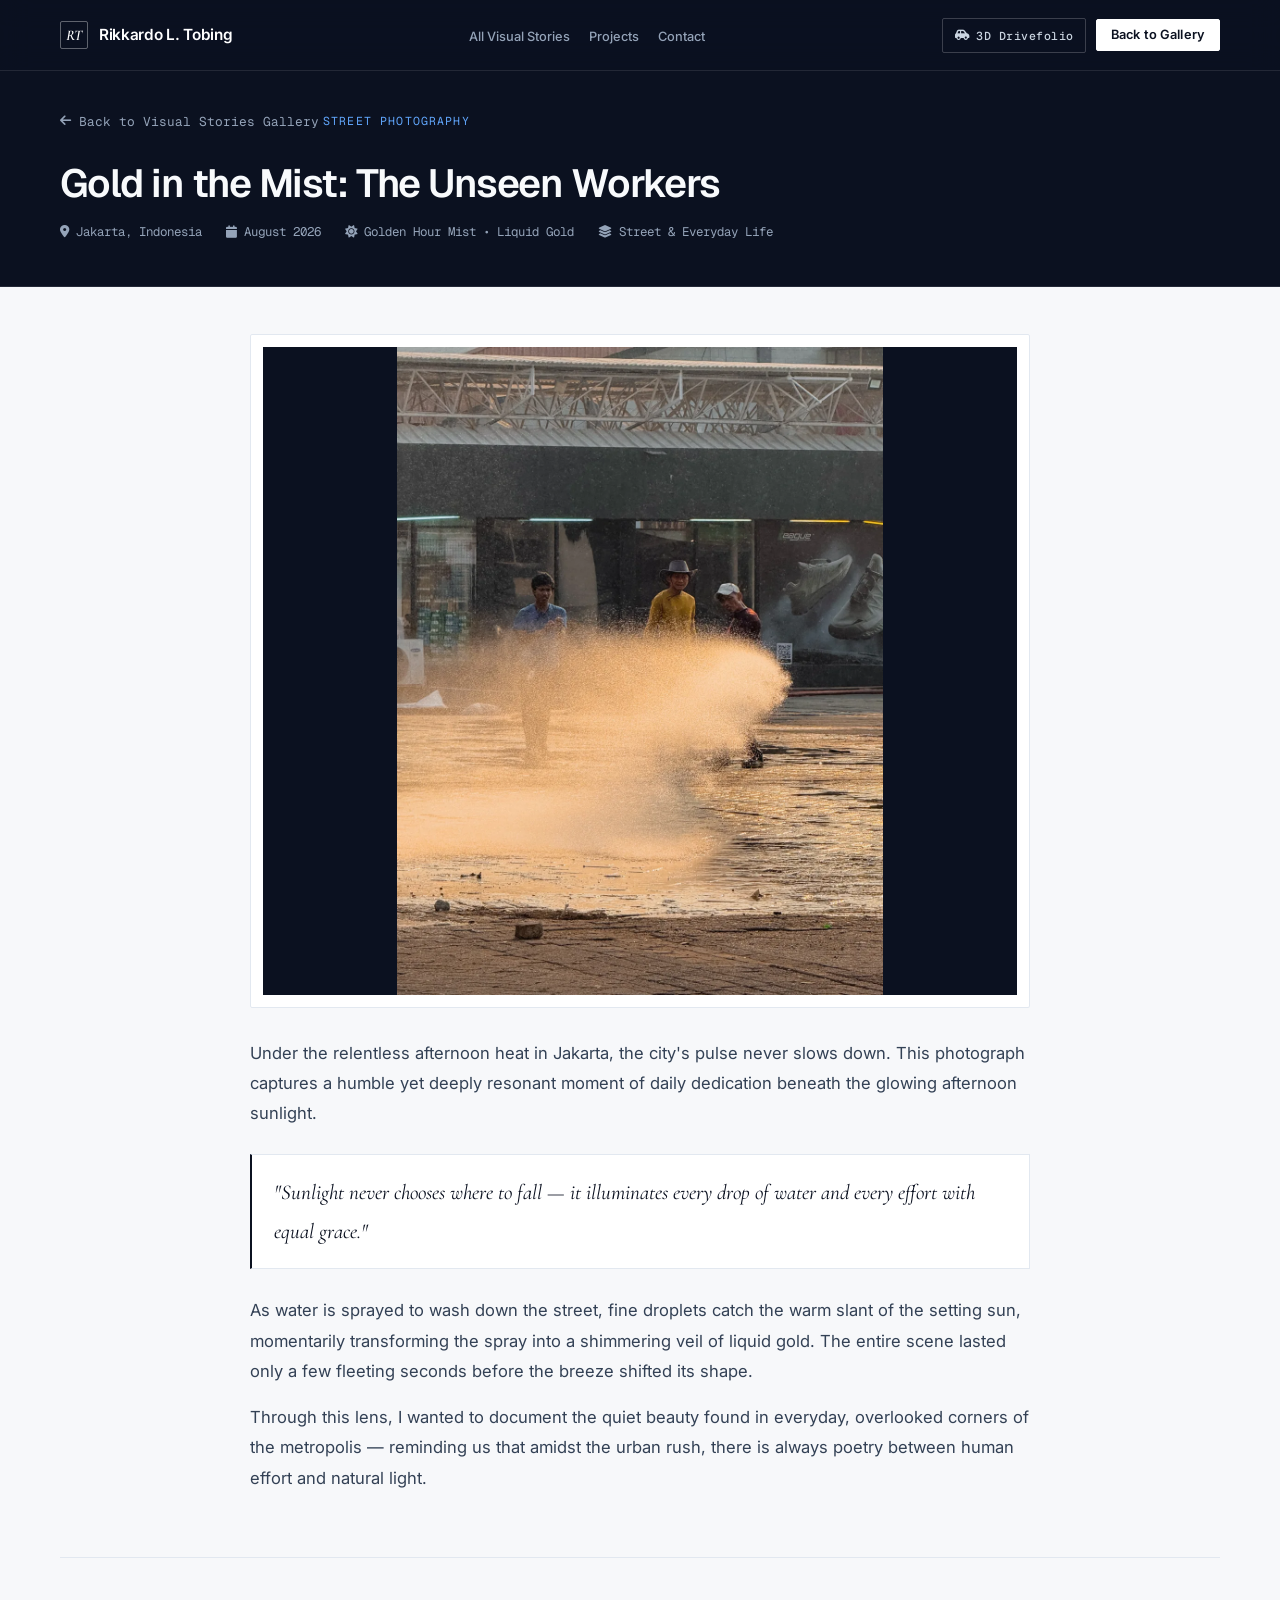
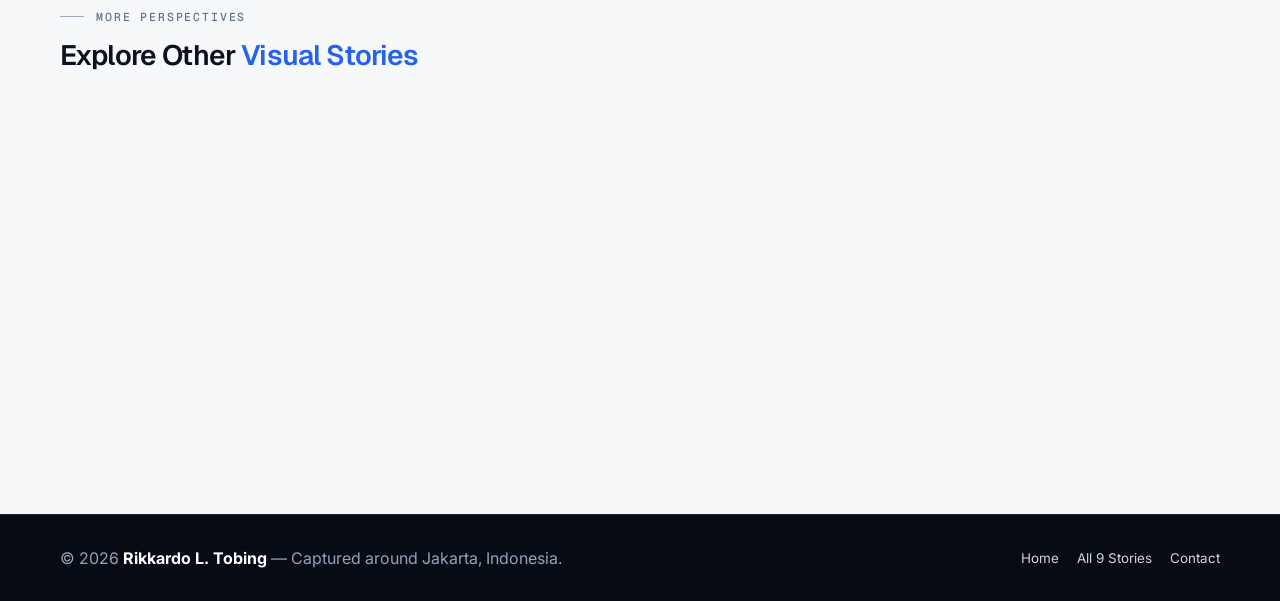
<file: article.html>
<!DOCTYPE html>
<html lang="en">

<head>
  <meta charset="UTF-8" />
  <meta name="viewport" content="width=device-width, initial-scale=1.0" />
  <title>Visual Story — Rikkardo L. Tobing</title>
  <meta name="description" content="Photography &amp; Visual Story by Rikkardo L. Tobing, Jakarta." />
  <link rel="canonical" href="https://www.rikkardotobing.my.id/article.html" />
  <meta property="og:type" content="article" />
  <meta property="og:title" content="Visual Story — Rikkardo L. Tobing" />
  <meta property="og:description" content="Urban stories and photography from Jakarta by Rikkardo L. Tobing." />

  <link rel="preconnect" href="https://fonts.googleapis.com" />
  <link rel="preconnect" href="https://fonts.gstatic.com" crossorigin />
  <link href="https://fonts.googleapis.com/css2?family=Cormorant+Garamond:ital,wght@0,400;0,500;0,600;1,400;1,600&family=Geist+Mono:wght@400;500;600;700&family=Geist:wght@500;600;700&family=Inter:wght@400;500;600;700&display=swap" rel="stylesheet" />
  <link rel="stylesheet" href="https://cdnjs.cloudflare.com/ajax/libs/font-awesome/6.5.0/css/all.min.css" />
  <link rel="stylesheet" href="css/style.css?v=18.0" />
</head>

<body>
  <a href="#main-content" class="skip-link">Skip to main content</a>
  <div id="scroll-progress" aria-hidden="true"></div>

  <nav class="site-nav scrolled" id="mainNav" aria-label="Primary Navigation">
    <div class="container nav-inner">
      <a class="nav-brand" href="index.html">
        <span class="nav-brand-mark" aria-hidden="true">RT</span>
        <span>Rikkardo L. Tobing</span>
      </a>
      <ul class="nav-links">
        <li><a href="index.html#stories">All Visual Stories</a></li>
        <li><a href="index.html#projects">Projects</a></li>
        <li><a href="index.html#contact">Contact</a></li>
      </ul>
      <div class="nav-actions">
        <a class="nav-drivefolio-pill" href="drivefolio.html"><i class="fa-solid fa-car-side" aria-hidden="true"></i> 3D Drivefolio</a>
        <a class="btn btn-primary btn-sm" href="index.html#stories">Back to Gallery</a>
      </div>
      <button class="nav-toggle" id="nav-toggle" type="button" aria-label="Toggle navigation" aria-expanded="false" aria-controls="mobile-drawer">
        <i class="fa-solid fa-bars" aria-hidden="true"></i>
      </button>
    </div>
    <div class="mobile-drawer" id="mobile-drawer">
      <ul>
        <li><a href="index.html#stories">All Visual Stories</a></li>
        <li><a href="index.html#projects">Projects</a></li>
        <li><a href="index.html#contact">Contact</a></li>
      </ul>
    </div>
  </nav>

  <main id="main-content">
    <header class="subpage-hero">
      <div class="container">
        <a href="index.html#stories" class="back-link"><i class="fa-solid fa-arrow-left" aria-hidden="true"></i> Back to Visual Stories Gallery</a>
        <span class="project-badge" id="art-tag">Street Photography</span>
        <h1 class="section-title" id="art-title" style="margin-top: 12px;">Gold in the Mist: The Unseen Workers</h1>
        <div class="case-hero-meta">
          <span><i class="fa-solid fa-location-dot" aria-hidden="true"></i> <span id="art-location">Jakarta, Indonesia</span></span>
          <span><i class="fa-solid fa-calendar" aria-hidden="true"></i> <span id="art-date">August 2026</span></span>
          <span><i class="fa-solid fa-sun" aria-hidden="true"></i> <span id="det-mood">Golden Hour Mist</span></span>
          <span><i class="fa-solid fa-layer-group" aria-hidden="true"></i> <span id="det-cat">Street &amp; Everyday Life</span></span>
        </div>
      </div>
    </header>

    <section class="section section-offwhite">
      <div class="container">
        <div class="article-frame">
          <img id="art-img" src="Photo/f732741c-ebf2-44c7-a695-bb22e67b1b09.jpeg" alt="Gold in the Mist: The Unseen Workers" />
        </div>

        <article class="article-prose" id="art-content"></article>

        <div style="margin-top: 64px; padding-top: 40px; border-top: 1px solid var(--border-light);">
          <div class="section-header" style="margin-bottom: 24px;">
            <span class="section-kicker">More Perspectives</span>
            <h2 class="section-title" style="font-size: 1.75rem;">Explore Other <span class="accent-blue">Visual Stories</span></h2>
          </div>
          <div class="stories-grid" id="related-stories-grid"></div>
        </div>
      </div>
    </section>
  </main>

  <footer class="site-footer">
    <div class="container footer-inner">
      <div>© 2026 <strong style="color: var(--pure-white);">Rikkardo L. Tobing</strong> — Captured around Jakarta, Indonesia.</div>
      <div class="footer-links">
        <a href="index.html">Home</a>
        <a href="index.html#stories">All 9 Stories</a>
        <a href="index.html#contact">Contact</a>
      </div>
    </div>
  </footer>

  <script src="js/data.js?v=18.0"></script>
  <script src="js/main.js?v=18.0"></script>
  <script>
    (function () {
      const stories = (window.PORTFOLIO_DATA && window.PORTFOLIO_DATA.stories) || [];
      if (!stories.length) return;

      const params = new URLSearchParams(window.location.search);
      const storyId = params.get('id') || 'gold-in-the-mist';
      const story = stories.find(s => s.id === storyId) || stories[0];

      document.title = story.title + ' — Rikkardo L. Tobing';
      const descMeta = document.querySelector('meta[name="description"]');
      if (descMeta) descMeta.setAttribute('content', story.excerpt);
      const canonical = document.querySelector('link[rel="canonical"]');
      if (canonical) canonical.setAttribute('href', 'https://www.rikkardotobing.my.id/article.html?id=' + encodeURIComponent(story.id));

      document.getElementById('art-title').textContent = story.title;
      document.getElementById('art-tag').textContent = story.tag;
      document.getElementById('art-location').textContent = story.location;
      document.getElementById('art-date').textContent = story.date;
      document.getElementById('det-mood').textContent = story.mood;
      document.getElementById('det-cat').textContent = story.cat;

      const img = document.getElementById('art-img');
      img.src = story.webp || story.img;
      img.alt = story.title;

      document.getElementById('art-content').innerHTML = story.content;

      const related = stories.filter(s => s.id !== story.id).slice(0, 3);
      document.getElementById('related-stories-grid').innerHTML = related.map(item => `
        <article class="story-card">
          <div class="story-media">
            <picture>
              <source srcset="${item.webp}" type="image/webp" />
              <img src="${item.img}" alt="${item.title}" loading="lazy" />
            </picture>
            <span class="story-badge">${item.tag}</span>
          </div>
          <div class="story-body">
            <div class="story-meta"><span>${item.location}</span><span>${item.date}</span></div>
            <h4>${item.title}</h4>
            <p>${item.excerpt}</p>
            <div class="story-actions">
              <a href="article.html?id=${item.id}" class="card-action-link">Read Visual Story <i class="fa-solid fa-arrow-right"></i></a>
            </div>
          </div>
        </article>
      `).join('');
    })();
  </script>
</body>

</html>
</file>
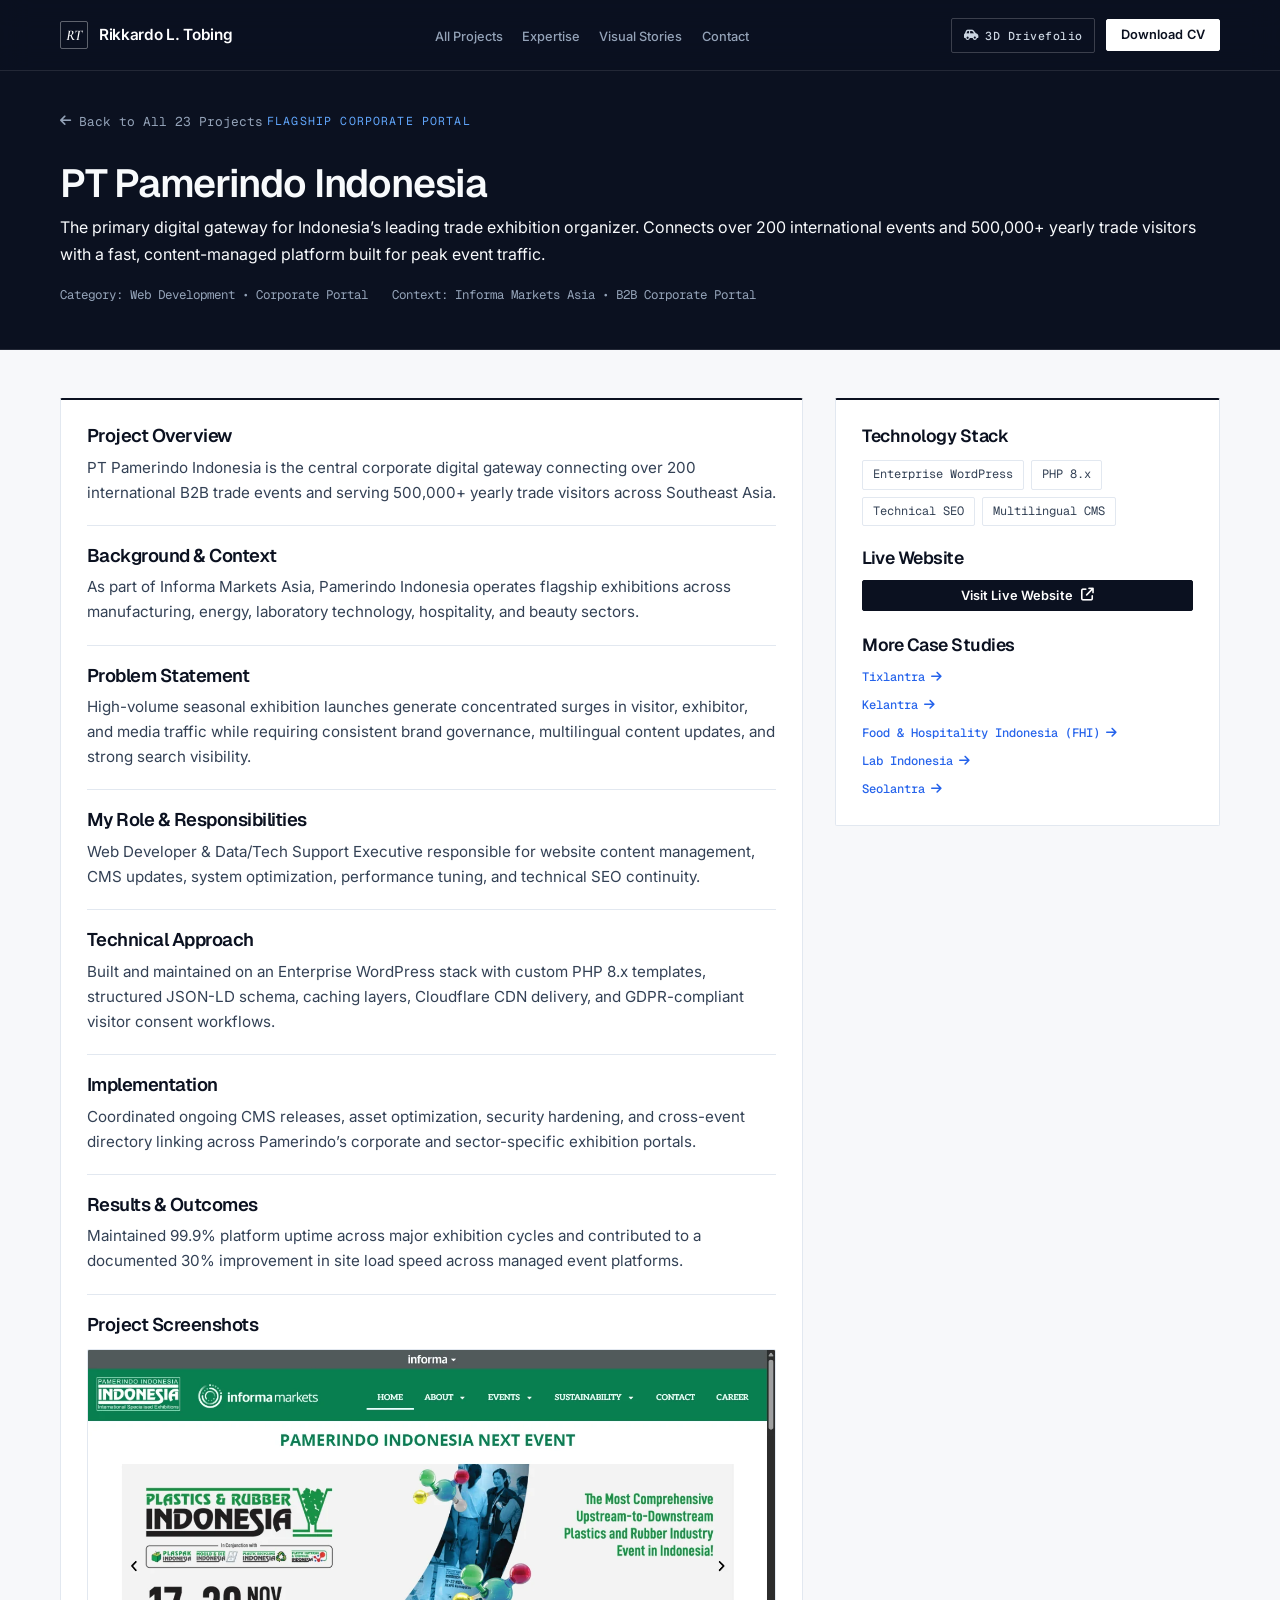
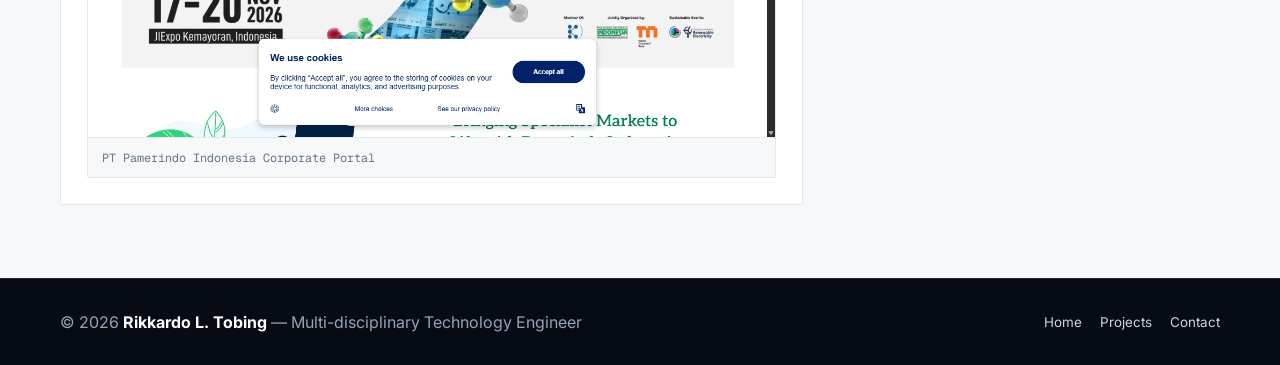
<file: project.html>
<!DOCTYPE html>
<html lang="en">

<head>
  <meta charset="UTF-8" />
  <meta name="viewport" content="width=device-width, initial-scale=1.0" />
  <title>Case Study — Rikkardo L. Tobing</title>
  <meta name="description" content="Detailed engineering case study by Rikkardo L. Tobing, Multi-disciplinary Technology Engineer." />
  <link rel="canonical" href="https://www.rikkardotobing.my.id/project.html" />
  <meta property="og:type" content="article" />
  <meta property="og:title" content="Engineering Case Study — Rikkardo L. Tobing" />
  <meta property="og:description" content="Technical case study from the portfolio of Rikkardo L. Tobing." />

  <link rel="preconnect" href="https://fonts.googleapis.com" />
  <link rel="preconnect" href="https://fonts.gstatic.com" crossorigin />
  <link href="https://fonts.googleapis.com/css2?family=Cormorant+Garamond:ital,wght@0,400;0,500;0,600;1,400;1,600&family=Geist+Mono:wght@400;500;600;700&family=Geist:wght@500;600;700&family=Inter:wght@400;500;600;700&display=swap" rel="stylesheet" />
  <link rel="stylesheet" href="https://cdnjs.cloudflare.com/ajax/libs/font-awesome/6.5.0/css/all.min.css" />
  <link rel="stylesheet" href="css/style.css?v=18.0" />
</head>

<body>
  <a href="#main-content" class="skip-link">Skip to main content</a>
  <div id="scroll-progress" aria-hidden="true"></div>

  <nav class="site-nav scrolled" id="mainNav" aria-label="Primary Navigation">
    <div class="container nav-inner">
      <a class="nav-brand" href="index.html">
        <span class="nav-brand-mark" aria-hidden="true">RT</span>
        <span>Rikkardo L. Tobing</span>
      </a>
      <ul class="nav-links">
        <li><a href="index.html#projects">All Projects</a></li>
        <li><a href="index.html#expertise">Expertise</a></li>
        <li><a href="index.html#stories">Visual Stories</a></li>
        <li><a href="index.html#contact">Contact</a></li>
      </ul>
      <div class="nav-actions">
        <a class="nav-drivefolio-pill" href="drivefolio.html"><i class="fa-solid fa-car-side" aria-hidden="true"></i> 3D Drivefolio</a>
        <a class="btn btn-primary btn-sm" href="assets/data/Rikkardo L. Tobing - Resume.pdf" download>Download CV</a>
      </div>
      <button class="nav-toggle" id="nav-toggle" type="button" aria-label="Toggle navigation" aria-expanded="false" aria-controls="mobile-drawer">
        <i class="fa-solid fa-bars" aria-hidden="true"></i>
      </button>
    </div>
    <div class="mobile-drawer" id="mobile-drawer">
      <ul>
        <li><a href="index.html#projects">All Projects</a></li>
        <li><a href="index.html#stories">Visual Stories</a></li>
        <li><a href="index.html#contact">Contact</a></li>
      </ul>
    </div>
  </nav>

  <main id="main-content">
    <header class="subpage-hero">
      <div class="container">
        <a href="index.html#projects" class="back-link"><i class="fa-solid fa-arrow-left" aria-hidden="true"></i> Back to All 23 Projects</a>
        <span class="project-badge" id="cs-badge">Case Study</span>
        <h1 class="section-title" id="cs-title" style="margin-top: 12px;">Loading Case Study...</h1>
        <p class="section-lead" id="cs-subtitle"></p>
        <div class="case-hero-meta" id="cs-meta"></div>
      </div>
    </header>

    <section class="case-body-section">
      <div class="container">
        <div class="case-layout">
          <article class="case-main-card">
            <div class="case-section-block">
              <h2>Project Overview</h2>
              <p id="cs-overview"></p>
            </div>
            <div class="case-section-block">
              <h2>Background &amp; Context</h2>
              <p id="cs-background"></p>
            </div>
            <div class="case-section-block">
              <h2>Problem Statement</h2>
              <p id="cs-problem"></p>
            </div>
            <div class="case-section-block">
              <h2>My Role &amp; Responsibilities</h2>
              <p id="cs-role"></p>
            </div>
            <div class="case-section-block">
              <h2>Technical Approach</h2>
              <p id="cs-approach"></p>
            </div>
            <div class="case-section-block">
              <h2>Implementation</h2>
              <p id="cs-implementation"></p>
            </div>
            <div class="case-section-block">
              <h2>Results &amp; Outcomes</h2>
              <p id="cs-results"></p>
            </div>
            <div class="case-section-block">
              <h2>Project Screenshots</h2>
              <div class="case-gallery" id="cs-screenshots"></div>
            </div>
          </article>

          <aside class="case-aside-card">
            <h3 style="font-size: 1.1rem; margin-bottom: 14px;">Technology Stack</h3>
            <div class="stack-pills" id="cs-tags" style="margin-bottom: 22px;"></div>

            <h3 style="font-size: 1.1rem; margin-bottom: 12px;">Live Website</h3>
            <div id="cs-links" style="display: grid; gap: 10px; margin-bottom: 24px;"></div>

            <h3 style="font-size: 1.1rem; margin-bottom: 12px;">More Case Studies</h3>
            <div id="cs-related" style="display: grid; gap: 8px;"></div>
          </aside>
        </div>
      </div>
    </section>
  </main>

  <footer class="site-footer">
    <div class="container footer-inner">
      <div>© 2026 <strong style="color: var(--pure-white);">Rikkardo L. Tobing</strong> — Multi-disciplinary Technology Engineer</div>
      <div class="footer-links">
        <a href="index.html">Home</a>
        <a href="index.html#projects">Projects</a>
        <a href="index.html#contact">Contact</a>
      </div>
    </div>
  </footer>

  <script src="js/data.js?v=18.0"></script>
  <script src="js/main.js?v=18.0"></script>
  <script>
    (function () {
      const data = window.PORTFOLIO_DATA;
      if (!data) return;
      const params = new URLSearchParams(window.location.search);
      const id = params.get('id') || 'pamerindo';
      const project = data.projects.find(p => p.id === id) || data.projects[0];

      document.title = project.title + ' — Case Study | Rikkardo L. Tobing';
      const descMeta = document.querySelector('meta[name="description"]');
      if (descMeta) descMeta.setAttribute('content', project.shortDesc);
      const canonical = document.querySelector('link[rel="canonical"]');
      if (canonical) canonical.setAttribute('href', 'https://www.rikkardotobing.my.id/project.html?id=' + encodeURIComponent(project.id));

      document.getElementById('cs-badge').textContent = project.badge;
      document.getElementById('cs-title').textContent = project.title;
      document.getElementById('cs-subtitle').textContent = project.shortDesc;
      document.getElementById('cs-meta').innerHTML = `
        <span>Category: ${project.categoryLabel}</span>
        <span>Context: ${project.metaLine}</span>
      `;

      const cs = project.caseStudy || {};
      document.getElementById('cs-overview').textContent = cs.overview || project.shortDesc;
      document.getElementById('cs-background').textContent = cs.background || 'Not publicly documented.';
      document.getElementById('cs-problem').textContent = cs.problem || 'Not publicly documented.';
      document.getElementById('cs-role').textContent = cs.role || 'Not publicly documented.';
      document.getElementById('cs-approach').textContent = cs.approach || 'Not publicly documented.';
      document.getElementById('cs-implementation').textContent = cs.implementation || 'Not publicly documented.';
      document.getElementById('cs-results').textContent = cs.results || 'Not publicly documented.';

      const shots = cs.screenshots && cs.screenshots.length ? cs.screenshots : [{ src: project.img, webp: project.webp, caption: project.title }];
      document.getElementById('cs-screenshots').innerHTML = shots.map(s => `
        <figure class="case-shot" style="margin: 0;">
          <picture>
            ${s.webp ? `<source srcset="${s.webp}" type="image/webp" />` : ''}
            <img src="${s.src}" alt="${s.caption || project.title}" loading="lazy" />
          </picture>
          <figcaption>${s.caption || project.title}</figcaption>
        </figure>
      `).join('');

      document.getElementById('cs-tags').innerHTML = project.tags.map(t => `<span class="stack-pill">${t}</span>`).join('');

      const links = [];
      if (project.liveUrl) {
        links.push(`<a href="${project.liveUrl}" target="_blank" rel="noopener noreferrer" class="btn btn-primary btn-sm">Visit Live Website <i class="fa-solid fa-arrow-up-right-from-square"></i></a>`);
      } else {
        links.push(`<p style="font-size: 0.86rem; color: var(--text-on-light-muted); margin: 0;">Live Website: Private / internal deployment.</p>`);
      }
      document.getElementById('cs-links').innerHTML = links.join('');

      document.getElementById('cs-related').innerHTML = data.projects
        .filter(p => p.id !== project.id)
        .slice(0, 5)
        .map(p => `<a href="project.html?id=${p.id}" class="card-action-link">${p.title} <i class="fa-solid fa-arrow-right"></i></a>`)
        .join('');
    })();
  </script>
</body>

</html>
</file>
<file: css/style.css>
/* ==========================================================================
   BESPOKE ARCHITECTURAL ATELIER PORTFOLIO DESIGN SYSTEM
   Rikkardo L. Tobing — Multi-disciplinary Technology Engineer
   "Beyond Code. Across Technology."
   Visual Direction: Luxury Swiss Editorial × Architectural Hybrid Dark & Light
   ========================================================================== */

:root {
  /* Core Palette Tokens */
  --navy-deep: #0B1120;
  --navy-midnight: #111827;
  --off-white: #F7F8FA;
  --pure-white: #FFFFFF;
  --electric-blue: #3B82F6;
  --electric-blue-hover: #2563EB;
  --electric-blue-light: #60A5FA;
  --muted-gray: #64748B;
  --border-light: #E2E8F0;
  --border-dark: rgba(255, 255, 255, 0.10);
  --border-dark-strong: rgba(255, 255, 255, 0.20);
  --champagne-hairline: rgba(212, 188, 148, 0.28);

  /* Text Hierarchy */
  --text-on-dark: #F8FAFC;
  --text-on-dark-muted: #CBD5E1;
  --text-on-dark-subtle: #94A3B8;
  --text-on-light: #0B1120;
  --text-on-light-body: #334155;
  --text-on-light-muted: #64748B;

  /* Typography */
  --font-sans: "Inter", -apple-system, BlinkMacSystemFont, "Segoe UI", Roboto, sans-serif;
  --font-display: "Geist", "Inter", -apple-system, BlinkMacSystemFont, sans-serif;
  --font-serif: "Cormorant Garamond", Georgia, "Times New Roman", serif;
  --font-mono: "Geist Mono", ui-monospace, SFMono-Regular, Menlo, Monaco, Consolas, monospace;

  /* Spacing & Geometry (Compact Architectural Minimalism) */
  --container-max: 1240px;
  --section-pad: clamp(32px, 3.6vw, 52px);
  --radius-xs: 2px;
  --radius-sm: 3px;
  --radius-md: 4px;
  --radius-lg: 6px;

  /* Elevation & Motion */
  --shadow-light-sm: 0 1px 2px rgba(11, 17, 32, 0.04);
  --shadow-light-md: 0 14px 34px -16px rgba(11, 17, 32, 0.10);
  --shadow-dark-md: 0 22px 48px -18px rgba(0, 0, 0, 0.60);
  --ease-out: cubic-bezier(0.22, 1, 0.36, 1);
  --transition: 0.26s var(--ease-out);
}

/* ── Base Reset ── */
*, *::before, *::after {
  box-sizing: border-box;
}

html {
  scroll-behavior: smooth;
  font-size: 16px;
  background-color: var(--navy-deep);
}

body {
  margin: 0;
  padding: 0;
  font-family: var(--font-sans);
  color: var(--text-on-light);
  background-color: var(--off-white);
  line-height: 1.65;
  overflow-x: hidden;
  -webkit-font-smoothing: antialiased;
  -moz-osx-font-smoothing: grayscale;
}

img {
  max-width: 100%;
  height: auto;
  display: block;
}

a {
  color: inherit;
  transition: color var(--transition), background-color var(--transition), border-color var(--transition), opacity var(--transition), transform var(--transition);
}

h1, h2, h3, h4, h5, h6 {
  font-family: var(--font-display);
  margin: 0 0 0.5rem;
  line-height: 1.12;
  letter-spacing: -0.028em;
  font-weight: 600;
}

p {
  margin: 0 0 1rem;
}

ul {
  margin: 0;
  padding: 0;
}

/* Focus & Accessibility */
.skip-link {
  position: absolute;
  top: -100px;
  left: 16px;
  z-index: 2000;
  background: var(--electric-blue);
  color: var(--pure-white);
  padding: 10px 16px;
  border-radius: var(--radius-sm);
  font-weight: 600;
  text-decoration: none;
}

.skip-link:focus {
  top: 16px;
}

:focus-visible {
  outline: 2px solid var(--electric-blue);
  outline-offset: 3px;
}

/* Thin Hairline Reading Bar */
#scroll-progress {
  position: fixed;
  top: 0;
  left: 0;
  width: 0%;
  height: 2px;
  background: var(--electric-blue);
  z-index: 1200;
  transition: width 0.08s linear;
}

/* Layout Container */
.container {
  width: 100%;
  max-width: var(--container-max);
  margin-inline: auto;
  padding-inline: clamp(20px, 4.2vw, 40px);
}

/* Alternating Architectural Surfaces */
.section {
  padding-block: var(--section-pad);
  position: relative;
}

.section-dark {
  background-color: var(--navy-deep);
  color: var(--text-on-dark);
}

.section-midnight {
  background-color: var(--navy-midnight);
  color: var(--text-on-dark);
}

.section-offwhite {
  background-color: var(--off-white);
  color: var(--text-on-light);
}

.section-white {
  background-color: var(--pure-white);
  color: var(--text-on-light);
}

/* Editorial Section Headers */
.section-header {
  max-width: 780px;
  margin-bottom: clamp(16px, 2.1vw, 24px);
}

.section-header-center {
  margin-inline: auto;
  text-align: center;
}

/* Quiet Archival Overline — replaces boxy AI pills */
.section-kicker {
  display: inline-flex;
  align-items: center;
  gap: 12px;
  font-family: var(--font-mono);
  font-size: 0.72rem;
  font-weight: 500;
  letter-spacing: 0.16em;
  text-transform: uppercase;
  margin-bottom: 14px;
  padding: 0;
  background: transparent;
  border: none;
}

.section-kicker::before {
  content: "";
  width: 24px;
  height: 1px;
  background: currentColor;
  opacity: 0.6;
}

.section-dark .section-kicker,
.section-midnight .section-kicker {
  color: var(--text-on-dark-subtle);
}

.section-offwhite .section-kicker,
.section-white .section-kicker {
  color: var(--muted-gray);
}

.section-title {
  font-size: clamp(1.75rem, 3.1vw, 2.45rem);
  font-weight: 600;
  letter-spacing: -0.03em;
  margin-bottom: 8px;
}

.section-dark .section-title,
.section-midnight .section-title {
  color: var(--text-on-dark);
}

.section-offwhite .section-title,
.section-white .section-title {
  color: var(--text-on-light);
}

/* Editorial Serif Italic Contrast */
.serif-italic {
  font-family: var(--font-serif);
  font-style: italic;
  font-weight: 400;
  letter-spacing: -0.01em;
  font-size: 1.08em;
}

.accent-blue {
  color: var(--electric-blue);
}

.section-offwhite .accent-blue,
.section-white .accent-blue {
  color: var(--electric-blue-hover);
}

.section-lead {
  font-size: clamp(0.98rem, 1.25vw, 1.08rem);
  line-height: 1.72;
  margin-bottom: 0;
}

.section-dark .section-lead,
.section-midnight .section-lead {
  color: var(--text-on-dark-muted);
}

.section-offwhite .section-lead,
.section-white .section-lead {
  color: var(--text-on-light-muted);
}

.mono-label {
  font-family: var(--font-mono);
  font-size: 0.72rem;
  letter-spacing: 0.06em;
}

/* ── Bespoke Buttons ── */
.btn {
  position: relative;
  overflow: hidden;
  display: inline-flex;
  align-items: center;
  justify-content: center;
  gap: 8px;
  font-family: var(--font-sans);
  font-size: 0.875rem;
  font-weight: 500;
  letter-spacing: 0.01em;
  line-height: 1.2;
  padding: 11px 20px;
  border-radius: var(--radius-xs);
  border: 1px solid transparent;
  text-decoration: none;
  cursor: pointer;
  transition: color var(--transition), background-color var(--transition), border-color var(--transition), transform var(--transition), box-shadow var(--transition);
  white-space: nowrap;
}

.btn::after {
  content: "";
  position: absolute;
  inset: 0;
  background: linear-gradient(110deg, transparent 20%, rgba(255, 255, 255, 0.22) 50%, transparent 80%);
  transform: translateX(-115%);
  transition: transform 0.65s var(--ease-out);
  pointer-events: none;
}

.btn:hover::after {
  transform: translateX(115%);
}

.btn i {
  transition: transform 0.28s var(--ease-out);
}

.btn:hover i.fa-arrow-right,
.btn:hover i.fa-arrow-up-right-from-square {
  transform: translateX(3px);
}

.btn:active {
  transform: translateY(0) scale(0.985);
}

.btn-sm {
  padding: 7px 14px;
  font-size: 0.8rem;
}

.btn-primary {
  background-color: var(--pure-white);
  color: var(--navy-deep);
  border-color: var(--pure-white);
  font-weight: 600;
}

.btn-primary:hover {
  background-color: var(--electric-blue);
  color: var(--pure-white);
  border-color: var(--electric-blue);
  transform: translateY(-1px);
}

/* Light surfaces: crisp obsidian primary button */
.section-offwhite .btn-primary,
.section-white .btn-primary,
.case-body-section .btn-primary {
  background-color: var(--navy-deep);
  color: var(--pure-white);
  border-color: var(--navy-deep);
}

.section-offwhite .btn-primary:hover,
.section-white .btn-primary:hover,
.case-body-section .btn-primary:hover {
  background-color: var(--electric-blue-hover);
  border-color: var(--electric-blue-hover);
}

.btn-secondary-dark {
  background-color: transparent;
  color: var(--text-on-dark);
  border-color: var(--border-dark-strong);
}

.btn-secondary-dark:hover {
  background-color: rgba(255, 255, 255, 0.06);
  border-color: var(--pure-white);
}

.btn-ghost-dark {
  background-color: transparent;
  color: var(--text-on-dark-muted);
  border-color: var(--border-dark);
}

.btn-ghost-dark:hover {
  color: var(--pure-white);
  border-color: var(--electric-blue);
  background-color: rgba(59, 130, 246, 0.08);
}

.btn-secondary-light {
  background-color: var(--pure-white);
  color: var(--text-on-light);
  border-color: var(--border-light);
}

.btn-secondary-light:hover {
  border-color: var(--navy-deep);
  color: var(--navy-deep);
}

/* ── Navigation Bar ── */
.site-nav {
  position: fixed;
  top: 0;
  left: 0;
  right: 0;
  z-index: 1000;
  background-color: rgba(11, 17, 32, 0.88);
  backdrop-filter: blur(14px);
  -webkit-backdrop-filter: blur(14px);
  border-bottom: 1px solid var(--border-dark);
  transition: background-color var(--transition), border-color var(--transition);
}

.site-nav.scrolled {
  background-color: rgba(11, 17, 32, 0.96);
  border-bottom-color: rgba(255, 255, 255, 0.14);
}

.nav-inner {
  display: flex;
  align-items: center;
  justify-content: space-between;
  gap: clamp(12px, 1.8vw, 24px);
  height: 70px;
}

.nav-brand {
  display: inline-flex;
  align-items: center;
  gap: 11px;
  text-decoration: none;
  color: var(--pure-white);
  font-weight: 600;
  font-size: 0.96rem;
  letter-spacing: -0.02em;
  white-space: nowrap;
  flex-shrink: 0;
}

.nav-brand-mark {
  width: 28px;
  height: 28px;
  border-radius: var(--radius-xs);
  border: 1px solid rgba(255, 255, 255, 0.35);
  background: transparent;
  color: var(--pure-white);
  font-family: var(--font-serif);
  font-style: italic;
  font-size: 0.92rem;
  font-weight: 600;
  display: inline-flex;
  align-items: center;
  justify-content: center;
}

.nav-links {
  display: flex;
  align-items: center;
  gap: clamp(12px, 1.5vw, 24px);
  list-style: none;
}

.nav-links a {
  text-decoration: none;
  color: var(--text-on-dark-subtle);
  font-size: clamp(0.8rem, 0.9vw, 0.855rem);
  font-weight: 500;
  padding-block: 6px;
  position: relative;
  white-space: nowrap;
}

.nav-links a:hover,
.nav-links a.active {
  color: var(--pure-white);
}

.nav-links a::after {
  content: "";
  position: absolute;
  left: 0;
  right: 0;
  bottom: -2px;
  height: 1.5px;
  background: var(--electric-blue);
  transform: scaleX(0);
  transform-origin: left center;
  transition: transform 0.3s var(--ease-out);
}

.nav-links a:hover::after,
.nav-links a.active::after {
  transform: scaleX(1);
}

.nav-actions {
  display: flex;
  align-items: center;
  gap: 10px;
  flex-shrink: 0;
}

.nav-drivefolio-pill {
  display: inline-flex;
  align-items: center;
  gap: 7px;
  font-family: var(--font-mono);
  font-size: 0.72rem;
  font-weight: 500;
  letter-spacing: 0.04em;
  color: var(--text-on-dark-muted);
  background: transparent;
  border: 1px solid var(--border-dark-strong);
  padding: 7px 12px;
  border-radius: var(--radius-xs);
  text-decoration: none;
  white-space: nowrap;
}

.nav-drivefolio-pill:hover {
  border-color: var(--pure-white);
  color: var(--pure-white);
}

.nav-toggle {
  display: none;
  background: transparent;
  border: 1px solid var(--border-dark-strong);
  color: var(--pure-white);
  width: 38px;
  height: 38px;
  border-radius: var(--radius-xs);
  align-items: center;
  justify-content: center;
  cursor: pointer;
}

.mobile-drawer {
  display: none;
  background: var(--navy-midnight);
  border-top: 1px solid var(--border-dark);
  padding: 16px 20px 24px;
}

.mobile-drawer.open {
  display: block;
}

.mobile-drawer ul {
  list-style: none;
  display: flex;
  flex-direction: column;
  gap: 4px;
  margin-bottom: 16px;
}

.mobile-drawer a {
  display: block;
  padding: 10px 12px;
  border-radius: var(--radius-xs);
  text-decoration: none;
  color: var(--text-on-dark-muted);
  font-weight: 500;
}

.mobile-drawer a:hover {
  background: rgba(255, 255, 255, 0.05);
  color: var(--pure-white);
}

.mobile-drawer-actions {
  display: flex;
  flex-direction: column;
  gap: 10px;
}

/* ── SECTION 01: BESPOKE HERO MONOGRAPH ── */
.hero-section {
  background-color: var(--navy-deep);
  color: var(--text-on-dark);
  padding-top: clamp(76px, 5.5vw, 88px);
  padding-bottom: clamp(24px, 2.6vw, 36px);
  position: relative;
  overflow: hidden;
  border-bottom: 1px solid var(--border-dark);
}

/* Subtle architectural meridian lines */
.hero-section::before {
  content: "";
  position: absolute;
  inset: 0;
  background-image:
    linear-gradient(to right, rgba(255, 255, 255, 0.025) 1px, transparent 1px);
  background-size: 25% 100%;
  pointer-events: none;
}

.hero-grid {
  display: grid;
  grid-template-columns: minmax(0, 1.32fr) minmax(0, 0.88fr);
  gap: clamp(32px, 5vw, 72px);
  align-items: center;
  position: relative;
  z-index: 1;
}

.hero-dateline {
  display: flex;
  flex-wrap: wrap;
  align-items: center;
  gap: 10px;
  font-family: var(--font-mono);
  font-size: 0.72rem;
  letter-spacing: 0.14em;
  text-transform: uppercase;
  color: var(--text-on-dark-subtle);
  padding-bottom: 14px;
  margin-bottom: 20px;
  border-bottom: 1px solid var(--border-dark);
}

.hero-dateline-sep {
  opacity: 0.35;
}

.hero-name {
  font-family: var(--font-mono);
  font-size: 0.82rem;
  letter-spacing: 0.12em;
  text-transform: uppercase;
  color: var(--electric-blue-light);
  margin-bottom: 10px;
}

.hero-title {
  font-size: clamp(2.65rem, 5.2vw, 4.25rem);
  font-weight: 600;
  line-height: 1.03;
  letter-spacing: -0.04em;
  color: var(--pure-white);
  margin-bottom: 16px;
}

.hero-title .serif-italic {
  font-size: clamp(2.9rem, 5.7vw, 4.6rem);
  color: rgba(248, 250, 252, 0.92);
  font-weight: 400;
}

.hero-role {
  font-family: var(--font-mono);
  font-size: clamp(0.84rem, 1.15vw, 0.95rem);
  color: var(--text-on-dark-subtle);
  font-weight: 400;
  margin-bottom: 16px;
}

.hero-description {
  font-size: clamp(0.98rem, 1.2vw, 1.06rem);
  color: var(--text-on-dark-muted);
  line-height: 1.75;
  max-width: 590px;
  margin-bottom: 26px;
}

.hero-ctas {
  display: flex;
  flex-wrap: wrap;
  align-items: center;
  gap: 12px;
  margin-bottom: 24px;
}

.hero-inline-link {
  display: inline-flex;
  align-items: center;
  gap: 6px;
  font-family: var(--font-mono);
  font-size: 0.78rem;
  color: var(--text-on-dark-muted);
  text-decoration: none;
  padding: 6px 2px;
  border-bottom: 1px solid rgba(255, 255, 255, 0.25);
  margin-left: 6px;
}

.hero-inline-link:hover {
  color: var(--pure-white);
  border-bottom-color: var(--electric-blue);
}

.hero-socials {
  display: flex;
  flex-wrap: wrap;
  align-items: center;
  gap: 20px;
  font-size: 0.85rem;
  color: var(--text-on-dark-subtle);
}

.hero-social-link {
  display: inline-flex;
  align-items: center;
  gap: 7px;
  text-decoration: none;
  color: var(--text-on-dark-muted);
  font-weight: 500;
}

.hero-social-link:hover {
  color: var(--pure-white);
}

/* Gallery Monograph Plate (Replaces generic AI silhouette macOS box) */
.hero-visual {
  position: relative;
}

.monograph-frame {
  background: var(--navy-midnight);
  border: 1px solid var(--border-dark-strong);
  border-radius: var(--radius-sm);
  padding: 12px;
  box-shadow: var(--shadow-dark-md);
}

.monograph-topbar {
  display: flex;
  align-items: center;
  justify-content: space-between;
  padding-bottom: 10px;
  margin-bottom: 10px;
  border-bottom: 1px solid var(--border-dark);
  font-family: var(--font-mono);
  font-size: 0.68rem;
  letter-spacing: 0.1em;
  text-transform: uppercase;
  color: var(--text-on-dark-subtle);
}

.monograph-plate {
  position: relative;
  overflow: hidden;
  border-radius: var(--radius-xs);
  border: 1px solid var(--border-dark);
  aspect-ratio: 16 / 10;
  background: #070B14;
}

.monograph-plate img {
  width: 100%;
  height: 100%;
  object-fit: cover;
  filter: contrast(1.05) brightness(0.94);
  transition: transform 0.8s var(--ease-out);
}

.monograph-frame:hover .monograph-plate img {
  transform: scale(1.03);
}

.monograph-specs {
  margin-top: 12px;
  display: grid;
  grid-template-columns: repeat(2, minmax(0, 1fr));
  border-top: 1px solid var(--border-dark);
  padding-top: 12px;
  gap: 12px;
}

.monograph-spec + .monograph-spec {
  border-left: 1px solid var(--border-dark);
  padding-left: 12px;
}

.monograph-spec-label {
  display: block;
  font-family: var(--font-mono);
  font-size: 0.65rem;
  text-transform: uppercase;
  letter-spacing: 0.1em;
  color: var(--text-on-dark-subtle);
  margin-bottom: 3px;
}

.monograph-spec-val {
  font-size: 0.84rem;
  font-weight: 500;
  color: var(--text-on-dark);
}

/* Architectural Metrics Strip */
.hero-stats-strip {
  margin-top: clamp(20px, 2.4vw, 28px);
  padding-top: 16px;
  border-top: 1px solid var(--border-dark);
  display: grid;
  grid-template-columns: repeat(4, minmax(0, 1fr));
  gap: 16px;
  position: relative;
  z-index: 1;
}

.hero-stat-item {
  padding-left: 16px;
  border-left: 1px solid var(--border-dark-strong);
}

.hero-stat-val {
  font-family: var(--font-display);
  font-size: clamp(1.55rem, 2.4vw, 2.05rem);
  font-weight: 600;
  letter-spacing: -0.03em;
  color: var(--pure-white);
  line-height: 1.05;
  margin-bottom: 4px;
}

.hero-stat-label {
  font-family: var(--font-mono);
  font-size: 0.75rem;
  color: var(--text-on-dark-subtle);
}

/* ── SECTION 02: ABOUT ME (Warm Editorial Light — Hairline Grid) ── */
.about-editorial-grid {
  display: grid;
  grid-template-columns: minmax(0, 0.95fr) minmax(0, 1.2fr);
  gap: clamp(28px, 5vw, 60px);
  align-items: start;
}

.about-summary-box {
  border-top: 2px solid var(--navy-deep);
  padding-top: 20px;
}

.about-summary-box p {
  color: var(--text-on-light-body);
  font-size: 1.02rem;
  line-height: 1.78;
}

.about-highlights-list {
  list-style: none;
  display: grid;
  margin-top: 20px;
  border-top: 1px solid var(--border-light);
}

.about-highlights-list li {
  display: flex;
  align-items: flex-start;
  gap: 10px;
  font-size: 0.9rem;
  color: var(--text-on-light-body);
  padding: 9px 0;
  border-bottom: 1px solid var(--border-light);
}

.about-highlights-list i {
  color: var(--electric-blue-hover);
  margin-top: 4px;
  font-size: 0.8rem;
}

/* Hairline Architectural Matrix — Zero boxy AI icon cards */
.pillars-grid {
  display: grid;
  grid-template-columns: repeat(4, minmax(0, 1fr));
  gap: 20px;
}

.pillars-grid-2 {
  grid-template-columns: repeat(2, minmax(0, 1fr));
  gap: 0;
  border-top: 2px solid var(--navy-deep);
  border-left: 1px solid var(--border-light);
}

.pillar-card {
  background: var(--pure-white);
  border-right: 1px solid var(--border-light);
  border-bottom: 1px solid var(--border-light);
  padding: 15px 18px;
  display: flex;
  flex-direction: column;
  gap: 5px;
  transition: background-color var(--transition);
}

.pillar-card:hover {
  background: #FFFFFF;
}

.pillar-num {
  font-family: var(--font-mono);
  font-size: 0.7rem;
  letter-spacing: 0.14em;
  color: var(--electric-blue-hover);
  margin-bottom: 4px;
}

.pillar-card h3 {
  font-size: 1.06rem;
  margin-bottom: 4px;
  color: var(--text-on-light);
}

.pillar-card p {
  font-size: 0.88rem;
  line-height: 1.62;
  color: var(--text-on-light-muted);
  margin-bottom: 0;
}

.card-action-link {
  display: inline-flex;
  align-items: center;
  gap: 6px;
  background: none;
  border: none;
  padding: 0;
  font-family: var(--font-mono);
  font-size: 0.76rem;
  font-weight: 500;
  color: var(--electric-blue-hover);
  cursor: pointer;
  text-decoration: none;
}

.card-action-link:hover {
  text-decoration: underline;
}

/* ── SECTION 03: ENGINEERING PHILOSOPHY (Deep Navy Swiss Ledger) ── */
.philosophy-layout {
  display: grid;
  grid-template-columns: minmax(0, 0.9fr) minmax(0, 1.3fr);
  gap: clamp(32px, 5vw, 60px);
  align-items: start;
}

.philosophy-diagram-card {
  border-top: 1px solid var(--border-dark-strong);
  border-bottom: 1px solid var(--border-dark);
  padding: 20px 0;
}

.philosophy-diagram-caption {
  font-family: var(--font-mono);
  font-size: 0.72rem;
  letter-spacing: 0.04em;
  color: var(--text-on-dark-subtle);
  margin-top: 12px;
  margin-bottom: 0;
}

.principles-grid {
  display: grid;
  grid-template-columns: repeat(2, minmax(0, 1fr));
  border-top: 1px solid var(--border-dark-strong);
  border-left: 1px solid var(--border-dark);
}

.principle-card {
  background: transparent;
  border-right: 1px solid var(--border-dark);
  border-bottom: 1px solid var(--border-dark);
  padding: 16px 18px;
  transition: background-color var(--transition);
}

.principle-card:hover {
  background: rgba(255, 255, 255, 0.025);
}

.principle-num {
  font-family: var(--font-mono);
  font-size: 0.7rem;
  letter-spacing: 0.14em;
  color: var(--electric-blue-light);
  display: inline-block;
  margin-bottom: 10px;
}

.principle-card h3 {
  font-size: 1.08rem;
  color: var(--pure-white);
  margin-bottom: 8px;
}

.principle-card p {
  font-size: 0.89rem;
  color: var(--text-on-dark-muted);
  margin: 0;
  line-height: 1.65;
}

/* ── SECTION 04: CORE EXPERTISE (Pure White Editorial Ledger) ── */
.expertise-grid {
  display: grid;
  grid-template-columns: repeat(2, minmax(0, 1fr));
  gap: 20px 32px;
}

.expertise-card {
  background: transparent;
  border-top: 2px solid var(--navy-deep);
  padding: 14px 0 4px;
}

.expertise-head {
  display: flex;
  align-items: center;
  justify-content: space-between;
  gap: 16px;
  margin-bottom: 10px;
}

.expertise-code {
  font-family: var(--font-mono);
  font-size: 0.7rem;
  letter-spacing: 0.14em;
  font-weight: 500;
  color: var(--muted-gray);
}

.expertise-card h3 {
  font-size: 1.28rem;
  color: var(--text-on-light);
  margin-bottom: 8px;
}

.expertise-card p {
  font-size: 0.92rem;
  color: var(--text-on-light-muted);
  margin-bottom: 14px;
}

.expertise-list {
  list-style: none;
  display: grid;
  grid-template-columns: repeat(2, minmax(0, 1fr));
  gap: 7px 18px;
  border-top: 1px solid var(--border-light);
  padding-top: 14px;
}

.expertise-list li {
  display: flex;
  align-items: baseline;
  gap: 8px;
  font-size: 0.86rem;
  color: var(--text-on-light-body);
}

.expertise-list li::before {
  content: "—";
  font-family: var(--font-mono);
  font-size: 0.75rem;
  color: var(--muted-gray);
}

/* ── SECTION 05: TECHNICAL STACK (Off White — Leica Spec Sheet Matrix) ── */
.stack-ledger {
  border-top: 2px solid var(--navy-deep);
}

.stack-row {
  display: grid;
  grid-template-columns: 245px minmax(0, 1fr);
  gap: 10px 24px;
  align-items: baseline;
  padding: 10px 0;
  border-bottom: 1px solid var(--border-light);
}

.stack-row-head {
  display: flex;
  align-items: center;
  gap: 10px;
}

.stack-row-head i {
  color: var(--electric-blue-hover);
  font-size: 0.88rem;
  width: 18px;
}

.stack-row-head h3 {
  font-size: 0.96rem;
  font-weight: 600;
  margin: 0;
  color: var(--text-on-light);
}

.stack-row-items {
  display: flex;
  flex-wrap: wrap;
  gap: 8px 10px;
  align-items: center;
}

.stack-pill {
  font-family: var(--font-mono);
  font-size: 0.75rem;
  color: var(--text-on-light-body);
  background: var(--pure-white);
  border: 1px solid var(--border-light);
  padding: 4px 10px;
  border-radius: var(--radius-xs);
}

/* Inline helpers kept for project.html aside */
.stack-pills {
  display: flex;
  flex-wrap: wrap;
  gap: 7px;
}

.tag-row {
  display: flex;
  flex-wrap: wrap;
  gap: 6px;
}

.card-actions-row {
  display: flex;
  flex-wrap: wrap;
  gap: 10px;
  align-items: center;
}

/* ── SECTION 06: SELECTED PROJECTS (Deep Navy Exhibition Plates) ── */
.catalog-header {
  display: flex;
  flex-wrap: wrap;
  align-items: flex-end;
  justify-content: space-between;
  gap: 18px;
  margin-bottom: 26px;
  padding-bottom: 14px;
  border-bottom: 1px solid var(--border-dark);
}

.catalog-header h3 {
  font-size: 1.25rem;
  color: var(--pure-white);
  margin: 0;
}

.filter-group {
  display: flex;
  flex-wrap: wrap;
  gap: 6px;
}

.filter-btn {
  font-family: var(--font-mono);
  font-size: 0.74rem;
  font-weight: 500;
  padding: 7px 12px;
  border-radius: var(--radius-xs);
  cursor: pointer;
  transition: all var(--transition);
}

.section-dark .filter-btn {
  background: transparent;
  color: var(--text-on-dark-subtle);
  border: 1px solid var(--border-dark);
}

.section-dark .filter-btn:hover {
  border-color: var(--border-dark-strong);
  color: var(--pure-white);
}

.section-dark .filter-btn.active {
  background: var(--pure-white);
  color: var(--navy-deep);
  border-color: var(--pure-white);
  font-weight: 600;
}

.section-offwhite .filter-btn {
  background: transparent;
  color: var(--text-on-light-muted);
  border: 1px solid var(--border-light);
}

.section-offwhite .filter-btn:hover {
  border-color: var(--navy-deep);
  color: var(--navy-deep);
}

.section-offwhite .filter-btn.active {
  background: var(--navy-deep);
  color: var(--pure-white);
  border-color: var(--navy-deep);
}

/* Architectural Exhibition Plates Grid */
.projects-grid {
  display: grid;
  grid-template-columns: repeat(3, minmax(0, 1fr));
  gap: 18px;
}

.project-card {
  background: var(--navy-midnight);
  border: 1px solid var(--border-dark);
  border-radius: var(--radius-sm);
  overflow: hidden;
  display: flex;
  flex-direction: column;
  transition: border-color var(--transition), transform var(--transition);
}

.project-card:hover {
  border-color: rgba(255, 255, 255, 0.30);
  transform: translateY(-2px);
}

.project-card.is-hidden,
.project-card.is-compact-hidden {
  display: none;
}

/* Edge-to-edge pure screenshot — NO sticker overlays hiding UI headers */
.project-thumb {
  position: relative;
  aspect-ratio: 16 / 9;
  background: #070B14;
  overflow: hidden;
  border-bottom: 1px solid var(--border-dark);
}

.project-thumb img {
  width: 100%;
  height: 100%;
  object-fit: cover;
  object-position: top center;
  transition: transform 0.6s var(--ease-out);
}

.project-card:hover .project-thumb img {
  transform: scale(1.025);
}

.project-card-body {
  padding: 13px 15px 15px;
  display: flex;
  flex-direction: column;
  flex: 1;
  gap: 6px;
}

.project-meta {
  font-family: var(--font-mono);
  font-size: 0.69rem;
  letter-spacing: 0.05em;
  text-transform: uppercase;
  color: var(--text-on-dark-subtle);
}

.project-card-body h4 {
  font-size: 1.08rem;
  font-weight: 600;
  color: var(--pure-white);
  margin: 0;
}

.project-card-body p {
  font-size: 0.855rem;
  line-height: 1.58;
  color: var(--text-on-dark-muted);
  margin: 0;
  flex: 1;
  display: -webkit-box;
  -webkit-line-clamp: 2;
  -webkit-box-orient: vertical;
  overflow: hidden;
}

.tech-tag {
  font-family: var(--font-mono);
  font-size: 0.68rem;
  color: var(--text-on-dark-subtle);
  background: rgba(255, 255, 255, 0.03);
  border: 1px solid var(--border-dark);
  padding: 2px 7px;
  border-radius: var(--radius-xs);
}

.project-card-footer {
  padding-top: 12px;
  margin-top: 4px;
  border-top: 1px solid var(--border-dark);
  display: flex;
  flex-wrap: wrap;
  gap: 8px;
  align-items: center;
}

/* ── SECTION 07: VISUAL STORIES / MUSEUM GALLERY PRINTS (Off White) ── */
.stories-toolbar {
  display: flex;
  flex-wrap: wrap;
  justify-content: space-between;
  align-items: flex-end;
  gap: 14px;
  margin-bottom: 18px;
}

.stories-grid {
  display: grid;
  grid-template-columns: repeat(3, minmax(0, 1fr));
  gap: 16px;
}

.story-card {
  background: var(--pure-white);
  border: 1px solid var(--border-light);
  border-radius: var(--radius-xs);
  padding: 7px 7px 12px;
  display: flex;
  flex-direction: column;
  transition: border-color var(--transition), transform var(--transition), box-shadow var(--transition);
}

.story-card:hover {
  border-color: var(--navy-deep);
  transform: translateY(-2px);
  box-shadow: var(--shadow-light-md);
}

.story-card.is-hidden,
.story-card.is-compact-hidden {
  display: none;
}

.story-media {
  position: relative;
  aspect-ratio: 16 / 9;
  background: #0F172A;
  overflow: hidden;
}

.story-media img {
  width: 100%;
  height: 100%;
  object-fit: cover;
  transition: transform 0.65s var(--ease-out);
}

.story-card:hover .story-media img {
  transform: scale(1.03);
}

.story-preview-trigger {
  position: absolute;
  inset: 0;
  background: rgba(11, 17, 32, 0);
  border: none;
  cursor: pointer;
  display: flex;
  align-items: flex-end;
  justify-content: flex-end;
  padding: 10px;
  color: var(--pure-white);
  transition: background-color var(--transition);
}

.story-preview-trigger span {
  font-family: var(--font-mono);
  font-size: 0.7rem;
  background: rgba(11, 17, 32, 0.86);
  border: 1px solid rgba(255, 255, 255, 0.25);
  padding: 4px 9px;
  border-radius: var(--radius-xs);
  opacity: 0;
  transform: translateY(4px);
  transition: all var(--transition);
}

.story-card:hover .story-preview-trigger,
.story-preview-trigger:focus-visible {
  background: rgba(11, 17, 32, 0.18);
}

.story-card:hover .story-preview-trigger span,
.story-preview-trigger:focus-visible span {
  opacity: 1;
  transform: translateY(0);
}

.story-body {
  padding: 12px 6px 0;
  display: flex;
  flex-direction: column;
  flex: 1;
  gap: 6px;
}

.story-meta {
  display: flex;
  justify-content: space-between;
  gap: 10px;
  font-family: var(--font-mono);
  font-size: 0.69rem;
  letter-spacing: 0.04em;
  text-transform: uppercase;
  color: var(--muted-gray);
}

.story-body h4 {
  font-size: 1.04rem;
  color: var(--text-on-light);
  margin: 0;
}

.story-body p {
  font-size: 0.855rem;
  color: var(--text-on-light-muted);
  margin: 0;
  flex: 1;
  display: -webkit-box;
  -webkit-line-clamp: 2;
  -webkit-box-orient: vertical;
  overflow: hidden;
}

.story-actions {
  display: flex;
  justify-content: space-between;
  align-items: center;
  padding-top: 10px;
  margin-top: 6px;
  border-top: 1px solid var(--border-light);
}

/* ── SECTION 08: 3D DRIVEFOLIO SHOWCASE (Midnight Blue) ── */
.drivefolio-showcase-card {
  background: var(--navy-deep);
  border: 1px solid var(--border-dark-strong);
  border-radius: var(--radius-md);
  padding: clamp(24px, 3.2vw, 36px);
  display: grid;
  grid-template-columns: minmax(0, 1.15fr) minmax(0, 0.95fr);
  gap: clamp(24px, 3.5vw, 44px);
  align-items: center;
}

.drivefolio-features-list {
  list-style: none;
  display: grid;
  grid-template-columns: repeat(2, minmax(0, 1fr));
  gap: 9px 18px;
  margin: 18px 0 24px;
}

.drivefolio-features-list li {
  display: flex;
  align-items: center;
  gap: 8px;
  font-size: 0.88rem;
  color: var(--text-on-dark-muted);
}

.drivefolio-features-list i {
  color: var(--electric-blue-light);
}

.drivefolio-map-preview {
  background: var(--navy-midnight);
  border: 1px solid var(--border-dark);
  border-radius: var(--radius-xs);
  padding: 18px;
}

.island-nodes-grid {
  display: grid;
  grid-template-columns: repeat(2, minmax(0, 1fr));
  gap: 10px;
  margin-top: 12px;
}

.island-node {
  background: var(--navy-deep);
  border: 1px solid var(--border-dark);
  border-radius: var(--radius-xs);
  padding: 11px 12px;
}

.island-node span {
  display: block;
  font-family: var(--font-mono);
  font-size: 0.66rem;
  letter-spacing: 0.08em;
  color: var(--text-on-dark-subtle);
  margin-bottom: 3px;
}

.island-node strong {
  font-size: 0.84rem;
  font-weight: 500;
  color: var(--pure-white);
}

/* ── SECTION 09: PROFESSIONAL EXPERIENCE (Pure White Ledger) ── */
.experience-timeline {
  border-top: 2px solid var(--navy-deep);
  max-width: 1040px;
}

.timeline-item {
  border-bottom: 1px solid var(--border-light);
  padding: 16px 0;
  display: grid;
  grid-template-columns: 230px minmax(0, 1fr);
  gap: 20px;
}

.timeline-period {
  font-family: var(--font-mono);
  font-size: 0.78rem;
  font-weight: 600;
  color: var(--electric-blue-hover);
  margin-bottom: 5px;
}

.timeline-org {
  font-size: 0.96rem;
  font-weight: 600;
  color: var(--text-on-light);
}

.timeline-loc {
  font-size: 0.82rem;
  color: var(--muted-gray);
}

.timeline-content h3 {
  font-size: 1.25rem;
  color: var(--text-on-light);
  margin-bottom: 8px;
}

.timeline-content p {
  font-size: 0.94rem;
  color: var(--text-on-light-body);
  margin-bottom: 14px;
}

.timeline-tags {
  display: flex;
  flex-wrap: wrap;
  gap: 7px;
}

.timeline-tag {
  font-family: var(--font-mono);
  font-size: 0.72rem;
  background: var(--off-white);
  border: 1px solid var(--border-light);
  color: var(--text-on-light-body);
  padding: 3px 9px;
  border-radius: var(--radius-xs);
}

/* ── SECTION 10: EDUCATION & CERTIFICATIONS (Off White) ── */
.edu-cert-grid {
  display: grid;
  grid-template-columns: minmax(0, 1.05fr) minmax(0, 0.95fr);
  gap: 32px;
  align-items: start;
}

.edu-stack {
  display: grid;
  gap: 16px;
}

.edu-card {
  background: var(--pure-white);
  border: 1px solid var(--border-light);
  border-top: 2px solid var(--navy-deep);
  border-radius: var(--radius-xs);
  padding: 15px 18px;
}

.edu-top {
  display: flex;
  justify-content: space-between;
  flex-wrap: wrap;
  gap: 8px;
  margin-bottom: 8px;
}

.edu-period {
  font-family: var(--font-mono);
  font-size: 0.76rem;
  font-weight: 600;
  color: var(--electric-blue-hover);
}

.edu-gpa {
  font-family: var(--font-mono);
  font-size: 0.76rem;
  font-weight: 600;
  color: var(--text-on-light);
  background: var(--off-white);
  border: 1px solid var(--border-light);
  padding: 2px 8px;
  border-radius: var(--radius-xs);
}

.edu-card h3 {
  font-size: 1.08rem;
  color: var(--text-on-light);
  margin-bottom: 4px;
}

.edu-inst {
  font-size: 0.88rem;
  font-weight: 500;
  color: var(--muted-gray);
  margin-bottom: 8px;
}

.edu-badge {
  display: inline-block;
  font-family: var(--font-mono);
  font-size: 0.72rem;
  color: var(--text-on-light-body);
  background: var(--off-white);
  border: 1px solid var(--border-light);
  padding: 3px 9px;
  border-radius: var(--radius-xs);
  margin-bottom: 10px;
}

.edu-card p {
  font-size: 0.88rem;
  color: var(--text-on-light-body);
  margin: 0;
}

.certs-panel {
  background: var(--pure-white);
  border: 1px solid var(--border-light);
  border-top: 2px solid var(--navy-deep);
  border-radius: var(--radius-xs);
  padding: 15px 18px;
}

.certs-panel h3 {
  font-size: 1.12rem;
  margin-bottom: 14px;
}

.certs-grid {
  display: grid;
  grid-template-columns: repeat(2, minmax(0, 1fr));
  gap: 10px;
}

.cert-item {
  display: flex;
  align-items: flex-start;
  gap: 11px;
  padding: 12px 13px;
  background: var(--off-white);
  border: 1px solid var(--border-light);
  border-radius: var(--radius-xs);
}

.cert-item i {
  color: var(--electric-blue-hover);
  margin-top: 3px;
  font-size: 0.88rem;
}

.cert-item strong {
  display: block;
  font-size: 0.86rem;
  color: var(--text-on-light);
}

.cert-item span {
  font-family: var(--font-mono);
  font-size: 0.72rem;
  color: var(--muted-gray);
}

/* ── SECTION 11: CONTACT & CTA (Deep Navy) ── */
.contact-grid {
  display: grid;
  grid-template-columns: minmax(0, 0.9fr) minmax(0, 1.15fr);
  gap: clamp(28px, 5vw, 56px);
  align-items: start;
}

.contact-channels {
  display: grid;
  gap: 0;
  margin-top: 24px;
  border-top: 1px solid var(--border-dark);
}

.contact-channel-card {
  display: flex;
  align-items: center;
  gap: 14px;
  padding: 15px 4px;
  border-bottom: 1px solid var(--border-dark);
  text-decoration: none;
  color: var(--text-on-dark);
}

a.contact-channel-card:hover .contact-channel-val {
  color: var(--electric-blue-light);
}

.contact-channel-icon {
  width: 36px;
  height: 36px;
  border-radius: var(--radius-xs);
  border: 1px solid var(--border-dark);
  color: var(--text-on-dark-muted);
  display: inline-flex;
  align-items: center;
  justify-content: center;
  flex-shrink: 0;
}

.contact-channel-label {
  display: block;
  font-family: var(--font-mono);
  font-size: 0.69rem;
  letter-spacing: 0.08em;
  text-transform: uppercase;
  color: var(--text-on-dark-subtle);
}

.contact-channel-val {
  font-size: 0.94rem;
  font-weight: 500;
  color: var(--pure-white);
  transition: color var(--transition);
}

.contact-form-card {
  background: var(--navy-midnight);
  border: 1px solid var(--border-dark-strong);
  border-radius: var(--radius-sm);
  padding: clamp(22px, 3vw, 32px);
}

.form-grid {
  display: grid;
  grid-template-columns: repeat(2, minmax(0, 1fr));
  gap: 16px;
}

.form-field {
  display: flex;
  flex-direction: column;
  gap: 6px;
}

.form-field-full {
  grid-column: 1 / -1;
}

.form-field label {
  font-family: var(--font-mono);
  font-size: 0.74rem;
  letter-spacing: 0.05em;
  text-transform: uppercase;
  color: var(--text-on-dark-subtle);
}

.form-control {
  width: 100%;
  background: var(--navy-deep);
  border: 1px solid var(--border-dark-strong);
  border-radius: var(--radius-xs);
  padding: 11px 14px;
  color: var(--pure-white);
  font-family: var(--font-sans);
  font-size: 0.92rem;
  transition: border-color var(--transition);
}

.form-control:focus {
  outline: none;
  border-color: var(--electric-blue);
}

.form-control::placeholder {
  color: var(--muted-gray);
}

.hp-field {
  position: absolute;
  left: -9999px;
  opacity: 0;
  pointer-events: none;
}

.form-status {
  margin-top: 14px;
  padding: 12px 14px;
  border-radius: var(--radius-xs);
  font-size: 0.88rem;
  display: none;
}

.form-status.success {
  display: block;
  background: rgba(16, 185, 129, 0.14);
  border: 1px solid rgba(16, 185, 129, 0.4);
  color: #6EE7B7;
}

.form-status.error {
  display: block;
  background: rgba(239, 68, 68, 0.14);
  border: 1px solid rgba(239, 68, 68, 0.4);
  color: #FCA5A5;
}

.form-status.info {
  display: block;
  background: rgba(59, 130, 246, 0.14);
  border: 1px solid rgba(59, 130, 246, 0.4);
  color: #93C5FD;
}

/* ── Footer ── */
.site-footer {
  background: #070B14;
  color: var(--text-on-dark-subtle);
  border-top: 1px solid var(--border-dark);
  padding: 30px 0;
}

.footer-inner {
  display: flex;
  flex-wrap: wrap;
  justify-content: space-between;
  align-items: center;
  gap: 16px;
}

.footer-links {
  display: flex;
  flex-wrap: wrap;
  gap: 18px;
}

.footer-links a {
  text-decoration: none;
  font-size: 0.84rem;
  color: var(--text-on-dark-muted);
}

.footer-links a:hover {
  color: var(--pure-white);
}

/* Back to Top */
#back-top {
  position: fixed;
  bottom: 24px;
  right: 24px;
  width: 40px;
  height: 40px;
  border-radius: var(--radius-xs);
  background: var(--navy-midnight);
  color: var(--pure-white);
  border: 1px solid var(--border-dark-strong);
  display: inline-flex;
  align-items: center;
  justify-content: center;
  cursor: pointer;
  z-index: 900;
  opacity: 0;
  visibility: hidden;
  transform: translateY(10px);
  transition: all var(--transition);
}

#back-top.visible {
  opacity: 1;
  visibility: visible;
  transform: translateY(0);
}

#back-top:hover {
  background: var(--electric-blue);
  border-color: var(--electric-blue);
}

/* ── Photography Lightbox Modal ── */
.modal-backdrop-custom {
  position: fixed;
  inset: 0;
  z-index: 1500;
  background: rgba(6, 10, 20, 0.88);
  backdrop-filter: blur(8px);
  display: none;
  align-items: center;
  justify-content: center;
  padding: 20px;
}

.modal-backdrop-custom.active {
  display: flex;
}

.modal-dialog-custom {
  width: min(1020px, 100%);
  max-height: 90vh;
  background: var(--navy-midnight);
  color: var(--text-on-dark);
  border: 1px solid var(--border-dark-strong);
  border-radius: var(--radius-sm);
  box-shadow: 0 25px 60px rgba(0, 0, 0, 0.6);
  display: flex;
  flex-direction: column;
  overflow: hidden;
}

.modal-header-custom {
  padding: 18px 22px;
  border-bottom: 1px solid var(--border-dark);
  display: flex;
  justify-content: space-between;
  align-items: flex-start;
  gap: 16px;
}

.modal-close-btn {
  width: 34px;
  height: 34px;
  border-radius: var(--radius-xs);
  background: transparent;
  border: 1px solid var(--border-dark);
  color: var(--pure-white);
  display: inline-flex;
  align-items: center;
  justify-content: center;
  cursor: pointer;
  flex-shrink: 0;
}

.modal-close-btn:hover {
  background: var(--electric-blue);
  border-color: var(--electric-blue);
}

.modal-footer-custom {
  padding: 14px 22px;
  border-top: 1px solid var(--border-dark);
  background: var(--navy-deep);
  display: flex;
  flex-wrap: wrap;
  justify-content: space-between;
  align-items: center;
  gap: 12px;
}

.lightbox-stage {
  position: relative;
  background: #050811;
  display: flex;
  align-items: center;
  justify-content: center;
  min-height: 300px;
  max-height: 68vh;
  padding: 16px;
}

.lightbox-stage img {
  max-height: 64vh;
  width: auto;
  max-width: 100%;
  object-fit: contain;
}

.lightbox-nav {
  position: absolute;
  top: 50%;
  transform: translateY(-50%);
  width: 40px;
  height: 40px;
  border-radius: 50%;
  background: rgba(11, 17, 32, 0.86);
  border: 1px solid var(--border-dark-strong);
  color: var(--pure-white);
  display: inline-flex;
  align-items: center;
  justify-content: center;
  cursor: pointer;
}

.lightbox-nav:hover { background: var(--electric-blue); }
.lightbox-prev { left: 16px; }
.lightbox-next { right: 16px; }

/* ── Subpages: Case Study (project.html) & Visual Story (article.html) ── */
.subpage-hero {
  background: var(--navy-deep);
  color: var(--text-on-dark);
  padding: 106px 0 44px;
  border-bottom: 1px solid var(--border-dark);
}

.project-badge {
  display: inline-flex;
  align-items: center;
  gap: 8px;
  font-family: var(--font-mono);
  font-size: 0.72rem;
  letter-spacing: 0.1em;
  text-transform: uppercase;
  color: var(--electric-blue-light);
}

.back-link {
  display: inline-flex;
  align-items: center;
  gap: 8px;
  font-family: var(--font-mono);
  font-size: 0.8rem;
  color: var(--text-on-dark-subtle);
  text-decoration: none;
  margin-bottom: 18px;
}

.back-link:hover {
  color: var(--pure-white);
}

.case-hero-meta {
  display: flex;
  flex-wrap: wrap;
  gap: 12px 24px;
  margin-top: 16px;
  font-family: var(--font-mono);
  font-size: 0.78rem;
  color: var(--text-on-dark-subtle);
}

.case-body-section {
  background: var(--off-white);
  padding: 48px 0 72px;
}

.case-layout {
  display: grid;
  grid-template-columns: minmax(0, 1.45fr) minmax(0, 0.75fr);
  gap: 32px;
  align-items: start;
}

.case-main-card,
.case-aside-card {
  background: var(--pure-white);
  border: 1px solid var(--border-light);
  border-top: 2px solid var(--navy-deep);
  border-radius: var(--radius-xs);
  padding: 26px;
}

.case-aside-card {
  position: sticky;
  top: 88px;
}

.case-section-block {
  padding-bottom: 20px;
  margin-bottom: 20px;
  border-bottom: 1px solid var(--border-light);
}

.case-section-block:last-child {
  border-bottom: none;
  margin-bottom: 0;
  padding-bottom: 0;
}

.case-section-block h2 {
  font-size: 1.15rem;
  color: var(--text-on-light);
  margin-bottom: 8px;
}

.case-section-block p {
  color: var(--text-on-light-body);
  font-size: 0.95rem;
  margin-bottom: 0;
}

.case-gallery {
  display: grid;
  gap: 16px;
  margin-top: 14px;
}

.case-shot {
  border: 1px solid var(--border-light);
  border-radius: var(--radius-xs);
  overflow: hidden;
  background: var(--off-white);
}

.case-shot figcaption {
  padding: 10px 14px;
  font-family: var(--font-mono);
  font-size: 0.74rem;
  color: var(--text-on-light-muted);
  border-top: 1px solid var(--border-light);
}

.article-frame {
  max-width: 780px;
  margin-inline: auto;
  background: var(--pure-white);
  border: 1px solid var(--border-light);
  border-radius: var(--radius-xs);
  padding: 12px;
  margin-bottom: 30px;
  box-shadow: var(--shadow-light-md);
}

.article-frame img {
  width: 100%;
  max-height: 72vh;
  object-fit: contain;
  background: #0B1120;
}

.article-prose {
  max-width: 780px;
  margin-inline: auto;
  font-size: 1.04rem;
  line-height: 1.82;
  color: var(--text-on-light-body);
}

.story-quote {
  margin: 26px 0;
  padding: 18px 22px;
  background: var(--pure-white);
  border-left: 2px solid var(--navy-deep);
  border-top: 1px solid var(--border-light);
  border-right: 1px solid var(--border-light);
  border-bottom: 1px solid var(--border-light);
  font-family: var(--font-serif);
  font-size: 1.32rem;
  font-style: italic;
  color: var(--text-on-light);
}

/* Interactive Studio Spotlight, Top-Trace & Optical Depth Targets */
.project-card,
.story-card,
.monograph-frame,
.drivefolio-showcase-card {
  --mx: 50%;
  --my: 50%;
  --tilt-x: 0deg;
  --tilt-y: 0deg;
}

.hero-section {
  --hero-gx: 72%;
  --hero-gy: 42%;
  --hero-parallax: 0px;
}

/* Slow-breathing + pointer-reactive ambient architectural light field in Hero */
.hero-section::after {
  content: "";
  position: absolute;
  inset: -10%;
  background:
    radial-gradient(620px circle at var(--hero-gx) var(--hero-gy), rgba(59, 130, 246, 0.16), transparent 60%),
    radial-gradient(480px circle at 24% 82%, rgba(212, 188, 148, 0.08), transparent 65%);
  pointer-events: none;
  z-index: 0;
  transition: opacity 0.6s var(--ease-out);
  animation: auraBreath 9s ease-in-out infinite;
}

@keyframes auraBreath {
  0%, 100% { transform: scale(1) translate3d(0, 0, 0); opacity: 0.85; }
  50% { transform: scale(1.04) translate3d(1%, -1%, 0); opacity: 1; }
}

.project-card,
.story-card,
.drivefolio-showcase-card {
  position: relative;
}

/* Enhanced radial studio sheen on dark cards */
.project-card::before,
.drivefolio-showcase-card::before {
  content: "";
  position: absolute;
  inset: 0;
  background: radial-gradient(440px circle at var(--mx) var(--my), rgba(59, 130, 246, 0.18), transparent 62%);
  opacity: 0;
  transition: opacity 0.35s var(--ease-out);
  pointer-events: none;
  z-index: 2;
}

/* Crisp top architectural light trace on dark exhibition cards */
.project-card::after {
  content: "";
  position: absolute;
  top: 0;
  left: 0;
  right: 0;
  height: 2px;
  background: linear-gradient(90deg, transparent, var(--electric-blue-light), #93C5FD, transparent);
  transform: scaleX(0);
  transform-origin: center;
  transition: transform 0.45s cubic-bezier(0.16, 1, 0.3, 1);
  pointer-events: none;
  z-index: 3;
}

.project-card:hover {
  transform: translateY(-5px);
  border-color: rgba(96, 165, 250, 0.42);
  box-shadow: 0 22px 42px -18px rgba(0, 0, 0, 0.72);
}

.project-card:hover::before,
.drivefolio-showcase-card:hover::before {
  opacity: 1;
}

.project-card:hover::after {
  transform: scaleX(1);
}

.story-card:hover {
  transform: translateY(-5px);
  border-color: var(--navy-deep);
  box-shadow: 0 18px 36px -14px rgba(11, 17, 32, 0.18);
}

.story-card:hover .story-media img {
  transform: scale(1.065);
}

.project-card:hover .project-thumb img {
  transform: scale(1.055);
}

/* Matrix, Pillar, Expertise, Timeline, Stack Pill Hover Polish */
.pillar-card,
.principle-card,
.expertise-card,
.timeline-item,
.edu-card,
.cert-card {
  position: relative;
}

.pillar-card:hover,
.expertise-card:hover,
.edu-card:hover {
  transform: translateY(-3px);
  box-shadow: 0 14px 30px -16px rgba(11, 17, 32, 0.12);
  border-color: rgba(59, 130, 246, 0.45);
}

.principle-card {
  transition: background-color 0.3s var(--ease-out), border-color 0.3s var(--ease-out), transform 0.35s var(--ease-out);
}

.principle-card:hover {
  background: rgba(255, 255, 255, 0.045);
  border-color: rgba(96, 165, 250, 0.4);
  transform: translateY(-3px);
}

.timeline-item {
  transition: padding-left 0.35s var(--ease-out), border-color 0.35s var(--ease-out), background-color 0.35s var(--ease-out);
}

.timeline-item:hover {
  padding-left: 12px;
  border-bottom-color: var(--electric-blue);
  background: rgba(59, 130, 246, 0.025);
}

.cert-card {
  transition: transform 0.28s var(--ease-out), border-color 0.28s var(--ease-out), box-shadow 0.28s var(--ease-out);
}

.cert-card:hover {
  transform: translateX(4px);
  border-color: var(--electric-blue);
}

.stack-pill {
  transition: transform 0.24s var(--ease-out), border-color 0.24s var(--ease-out), color 0.24s var(--ease-out), background-color 0.24s var(--ease-out);
}

.stack-pill:hover {
  transform: translateY(-2px);
  border-color: var(--navy-deep);
  color: var(--navy-deep);
  background: #FFFFFF;
}

/* Magnetic CTAs */
.btn-magnetic {
  transform: translate3d(var(--mag-x, 0px), var(--mag-y, 0px), 0);
  transition:
    transform 0.32s cubic-bezier(0.22, 1, 0.36, 1),
    color var(--transition),
    background-color var(--transition),
    border-color var(--transition),
    box-shadow var(--transition);
  will-change: transform;
}

/* Hero Choreography on Initial Entry */
@keyframes heroRiseIn {
  from {
    opacity: 0;
    transform: translateY(24px);
    clip-path: inset(0 0 18% 0);
  }
  to {
    opacity: 1;
    transform: translateY(0);
    clip-path: inset(0 0 0 0);
  }
}

@keyframes plateReveal {
  from {
    opacity: 0;
    transform: translateY(26px) scale(0.95);
    clip-path: inset(12% 0 12% 0);
  }
  to {
    opacity: 1;
    transform: translateY(0) scale(1);
    clip-path: inset(0 0 0 0);
  }
}

@keyframes imageUnveil {
  from {
    transform: scale(1.14);
    filter: contrast(1.1) brightness(0.75);
  }
  to {
    transform: scale(1);
    filter: contrast(1.05) brightness(0.94);
  }
}

@keyframes meridianDrift {
  0%, 100% {
    opacity: 0.65;
    transform: translateY(0);
  }
  50% {
    opacity: 1;
    transform: translateY(-10px);
  }
}

.hero-section::before {
  animation: meridianDrift 11s ease-in-out infinite;
}

html.js-ready .hero-dateline { animation: heroRiseIn 0.72s cubic-bezier(0.16, 1, 0.3, 1) 0.04s both; }
html.js-ready .hero-name { animation: heroRiseIn 0.72s cubic-bezier(0.16, 1, 0.3, 1) 0.12s both; }
html.js-ready .hero-title { animation: heroRiseIn 0.85s cubic-bezier(0.16, 1, 0.3, 1) 0.18s both; }
html.js-ready .hero-role { animation: heroRiseIn 0.72s cubic-bezier(0.16, 1, 0.3, 1) 0.26s both; }
html.js-ready .hero-description { animation: heroRiseIn 0.75s cubic-bezier(0.16, 1, 0.3, 1) 0.32s both; }
html.js-ready .hero-ctas { animation: heroRiseIn 0.75s cubic-bezier(0.16, 1, 0.3, 1) 0.38s both; }
html.js-ready .hero-socials { animation: heroRiseIn 0.75s cubic-bezier(0.16, 1, 0.3, 1) 0.44s both; }
html.js-ready .hero-visual { animation: plateReveal 0.95s cubic-bezier(0.16, 1, 0.3, 1) 0.22s both; }
html.js-ready .monograph-plate img {
  animation: imageUnveil 1.25s cubic-bezier(0.16, 1, 0.3, 1) 0.25s both;
  transform: translate3d(0, var(--hero-parallax, 0px), 0) scale(1.03);
}
html.js-ready .hero-stats-strip { animation: heroRiseIn 0.8s cubic-bezier(0.16, 1, 0.3, 1) 0.50s both; }

/* Subpage Entry Choreography (project.html, article.html, 404.html) */
html.js-ready .subpage-hero .container > * {
  animation: heroRiseIn 0.72s cubic-bezier(0.16, 1, 0.3, 1) both;
}
html.js-ready .subpage-hero .container > *:nth-child(1) { animation-delay: 0.05s; }
html.js-ready .subpage-hero .container > *:nth-child(2) { animation-delay: 0.12s; }
html.js-ready .subpage-hero .container > *:nth-child(3) { animation-delay: 0.18s; }
html.js-ready .subpage-hero .container > *:nth-child(4) { animation-delay: 0.24s; }
html.js-ready .article-frame,
html.js-ready .case-main-card,
html.js-ready .case-aside-card {
  animation: plateReveal 0.85s cubic-bezier(0.16, 1, 0.3, 1) 0.18s both;
}

/* Smooth Interactive Card & Frame Depth */
.monograph-frame {
  transition: transform 0.32s var(--ease-out), border-color var(--transition), box-shadow var(--transition);
  transform: perspective(900px) rotateX(var(--tilt-x)) rotateY(var(--tilt-y));
  will-change: transform;
}

.monograph-frame:hover {
  border-color: rgba(96, 165, 250, 0.45);
  box-shadow: 0 28px 58px -18px rgba(0, 0, 0, 0.78);
}

.monograph-frame:hover .monograph-plate img {
  transform: translate3d(0, var(--hero-parallax, 0px), 0) scale(1.07);
}

.card-action-link {
  position: relative;
}

.card-action-link i {
  transition: transform 0.24s var(--ease-out);
}

.card-action-link:hover i {
  transform: translateX(4px);
}

/* Staggered Section Curtain & Child Reveals on Scroll */
html.js-ready [data-reveal] {
  opacity: 0;
  transform: translateY(28px);
  clip-path: inset(0 0 10% 0);
  transition:
    opacity 0.78s cubic-bezier(0.16, 1, 0.3, 1),
    transform 0.78s cubic-bezier(0.16, 1, 0.3, 1),
    clip-path 0.85s cubic-bezier(0.16, 1, 0.3, 1);
}

html.js-ready [data-reveal].revealed {
  opacity: 1;
  transform: translateY(0);
  clip-path: inset(0 0 0 0);
}

html.js-ready .pillars-grid-2 .pillar-card,
html.js-ready .principles-grid .principle-card,
html.js-ready .expertise-grid .expertise-card,
html.js-ready .stack-ledger .stack-row,
html.js-ready .experience-timeline .timeline-item,
html.js-ready .edu-stack .edu-card,
html.js-ready .certs-grid .cert-card,
html.js-ready .island-nodes-grid .island-node,
html.js-ready .projects-grid .project-card,
html.js-ready .stories-grid .story-card {
  opacity: 0;
  transform: translateY(22px) scale(0.98);
  transition:
    opacity 0.62s cubic-bezier(0.16, 1, 0.3, 1),
    transform 0.62s cubic-bezier(0.16, 1, 0.3, 1),
    border-color var(--transition),
    background-color var(--transition),
    box-shadow var(--transition),
    padding-left 0.3s var(--ease-out);
  transition-delay: calc(var(--stagger-i, 0) * 65ms);
}

html.js-ready .revealed .pillar-card,
html.js-ready .revealed .principle-card,
html.js-ready .revealed .expertise-card,
html.js-ready .revealed .stack-row,
html.js-ready .revealed .timeline-item,
html.js-ready .revealed .edu-card,
html.js-ready .revealed .cert-card,
html.js-ready .drivefolio-showcase-card.revealed .island-node,
html.js-ready .projects-grid.revealed .project-card,
html.js-ready .stories-grid.revealed .story-card {
  opacity: 1;
  transform: translateY(0) scale(1);
}

/* SVG Architecture Diagram Line-Draw & Node Pulse */
.philosophy-diagram-card svg rect,
.philosophy-diagram-card svg line {
  transition: stroke-dashoffset 1.05s cubic-bezier(0.16, 1, 0.3, 1), stroke 0.35s var(--ease-out), opacity 0.6s var(--ease-out);
}

.philosophy-diagram-card:hover svg .circuit-node {
  stroke: rgba(96, 165, 250, 0.45);
}

html.js-ready .philosophy-diagram-card svg line {
  stroke-dasharray: 42;
  stroke-dashoffset: 42;
}

html.js-ready [data-reveal].revealed .philosophy-diagram-card svg line {
  stroke-dashoffset: 0;
}

/* Tactile Spring Entrance on Filter & Expand */
@keyframes cardEnter {
  0% {
    opacity: 0;
    transform: translateY(22px) scale(0.96);
  }
  70% {
    opacity: 1;
    transform: translateY(-2px) scale(1.005);
  }
  100% {
    opacity: 1;
    transform: translateY(0) scale(1);
  }
}

.project-card.card-entering,
.story-card.card-entering {
  animation: cardEnter 0.56s cubic-bezier(0.16, 1, 0.3, 1) calc(var(--stagger-i, 0) * 52ms) both !important;
}

/* Smooth Lightbox Stage Transition */
.modal-backdrop-custom {
  opacity: 0;
  transition: opacity 0.3s var(--ease-out);
}

.modal-backdrop-custom.active {
  display: flex;
  opacity: 1;
}

.modal-dialog-custom {
  transform: translateY(16px) scale(0.96);
  transition: transform 0.38s cubic-bezier(0.16, 1, 0.3, 1);
}

.modal-backdrop-custom.active .modal-dialog-custom {
  transform: translateY(0) scale(1);
}

@media (prefers-reduced-motion: reduce) {
  html { scroll-behavior: auto; }
  *, *::before, *::after {
    animation-duration: 0.01ms !important;
    animation-delay: 0ms !important;
    transition-duration: 0.01ms !important;
    transition-delay: 0ms !important;
  }
  .circuit-pulse { display: none; }
  html.js-ready [data-reveal],
  html.js-ready .pillars-grid-2 .pillar-card,
  html.js-ready .principles-grid .principle-card,
  html.js-ready .expertise-grid .expertise-card,
  html.js-ready .stack-ledger .stack-row,
  html.js-ready .experience-timeline .timeline-item,
  html.js-ready .edu-stack .edu-card,
  html.js-ready .certs-grid .cert-card,
  html.js-ready .island-nodes-grid .island-node,
  html.js-ready .projects-grid .project-card,
  html.js-ready .stories-grid .story-card {
    opacity: 1;
    transform: none;
    clip-path: none;
  }
  .monograph-frame,
  .monograph-plate img,
  .btn-magnetic {
    transform: none !important;
  }
}

/* ── Responsive Breakpoints ── */
@media (max-width: 1120px) {
  .pillars-grid { grid-template-columns: repeat(2, minmax(0, 1fr)); }
  .projects-grid,
  .stories-grid { grid-template-columns: repeat(2, minmax(0, 1fr)); }
}

@media (max-width: 1023px) {
  .nav-links,
  .nav-actions { display: none; }
  .nav-toggle { display: inline-flex; }

  .hero-grid,
  .about-editorial-grid,
  .philosophy-layout,
  .drivefolio-showcase-card,
  .edu-cert-grid,
  .contact-grid,
  .case-layout,
  .stack-row {
    grid-template-columns: 1fr;
  }

  .monograph-frame {
    max-width: 560px;
  }

  .expertise-grid { grid-template-columns: 1fr; }
  .timeline-item { grid-template-columns: 1fr; gap: 8px; }
  .case-aside-card { position: static; }
}

@media (max-width: 767px) {
  .container {
    padding-inline: 16px;
  }

  .hero-stats-strip { grid-template-columns: repeat(2, minmax(0, 1fr)); }
  .pillars-grid,
  .pillars-grid-2,
  .principles-grid,
  .projects-grid,
  .stories-grid,
  .certs-grid,
  .form-grid,
  .expertise-list,
  .drivefolio-features-list {
    grid-template-columns: 1fr;
  }

  .pillars-grid-2,
  .principles-grid {
    border-left: none;
  }

  .pillar-card,
  .principle-card {
    border-right: none;
    padding-inline: 0;
  }

  .filter-group {
    gap: 5px;
  }

  .filter-btn {
    font-size: 0.7rem;
    padding: 6px 10px;
    min-height: 36px;
  }

  .hero-ctas .btn {
    width: 100%;
  }

  .hero-inline-link {
    margin-left: 0;
  }

  .lightbox-nav {
    width: 34px;
    height: 34px;
  }
}

@media (max-width: 420px) {
  .monograph-specs {
    grid-template-columns: 1fr;
    gap: 8px;
  }
  .monograph-spec + .monograph-spec {
    border-left: none;
    border-top: 1px solid var(--border-dark);
    padding-left: 0;
    padding-top: 8px;
  }
}
</file>
